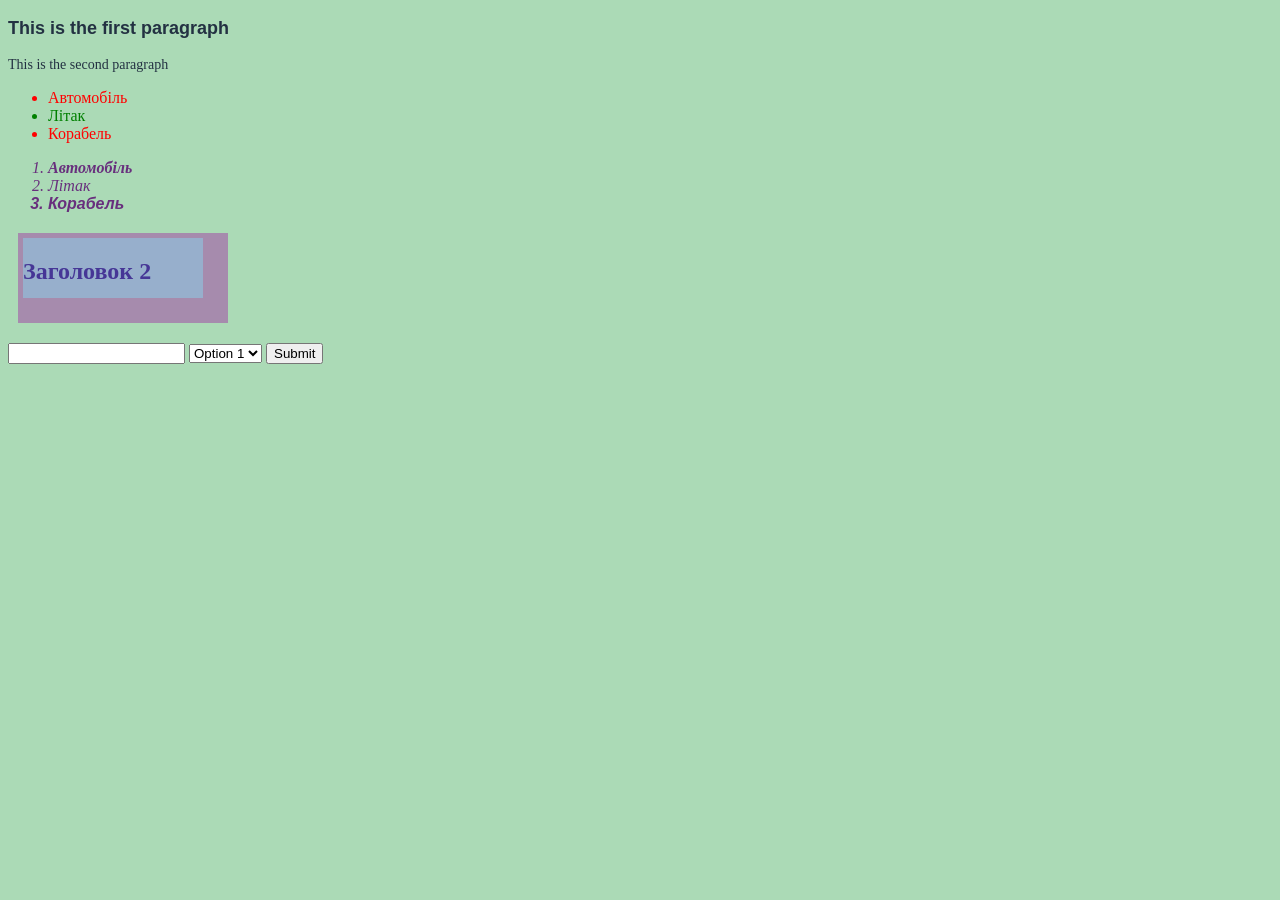
<file: заняття_23/index.html>
<!DOCTYPE html>
<html lang="en">
<head>
    <meta charset="UTF-8">
    <title>Моя Сторінка</title>

    <style>
        body {
            background-color: #abdab6;
            color: #233142;
        }

        h2 {
            color: #463696;
        }

        p {
            font-size: 14px;
        }

        .my-par {
            font-size: 18px;
        }

        .bold-class {
            font-weight: bold;
            font-family: Arial;
        }

        #my-list-id {
            font-style: italic;
        }

        #container-1 {
            background-color: #a68bad;
            width: 200px;
            height: 80px;
            margin: 20px 15px 20px 10px;
            padding: 5px;
            display: flex;
        }

        #container-2 {
            background-color: #97afcc;
            width: 180px;
            height: 60px;
            margin: 0px;
            display: flex;
        }

    </style>
    <!-- CSS стилі з файлу -->
    <link rel="stylesheet" href="style.css">
</head>
<body>

  <p class="my-par bold-class">This is the first paragraph</p>
  <p>This is the second paragraph</p>


  <ul style="color: red">
    <li>Автомобіль</li>
    <li style="color: green">Літак</li>
    <li>Корабель</li>
  </ul>

  <ol id="my-list-id">
      <li><b>Автомобіль</b></li>
      <li><i>Літак</i></li>
      <li class="bold-class">Корабель</li>
  </ol>

  <div id="container-1">
      <div id="container-2">
          <h2>Заголовок <span>2</span></h2>
      </div>
  </div>

  <form method="post" action="">
      <input type="text" value="" />
      <select>
          <option>Option 1</option>
          <option>Option 2</option>
      </select>
      <input type="submit" />
  </form>


</body>
</html>
</file>
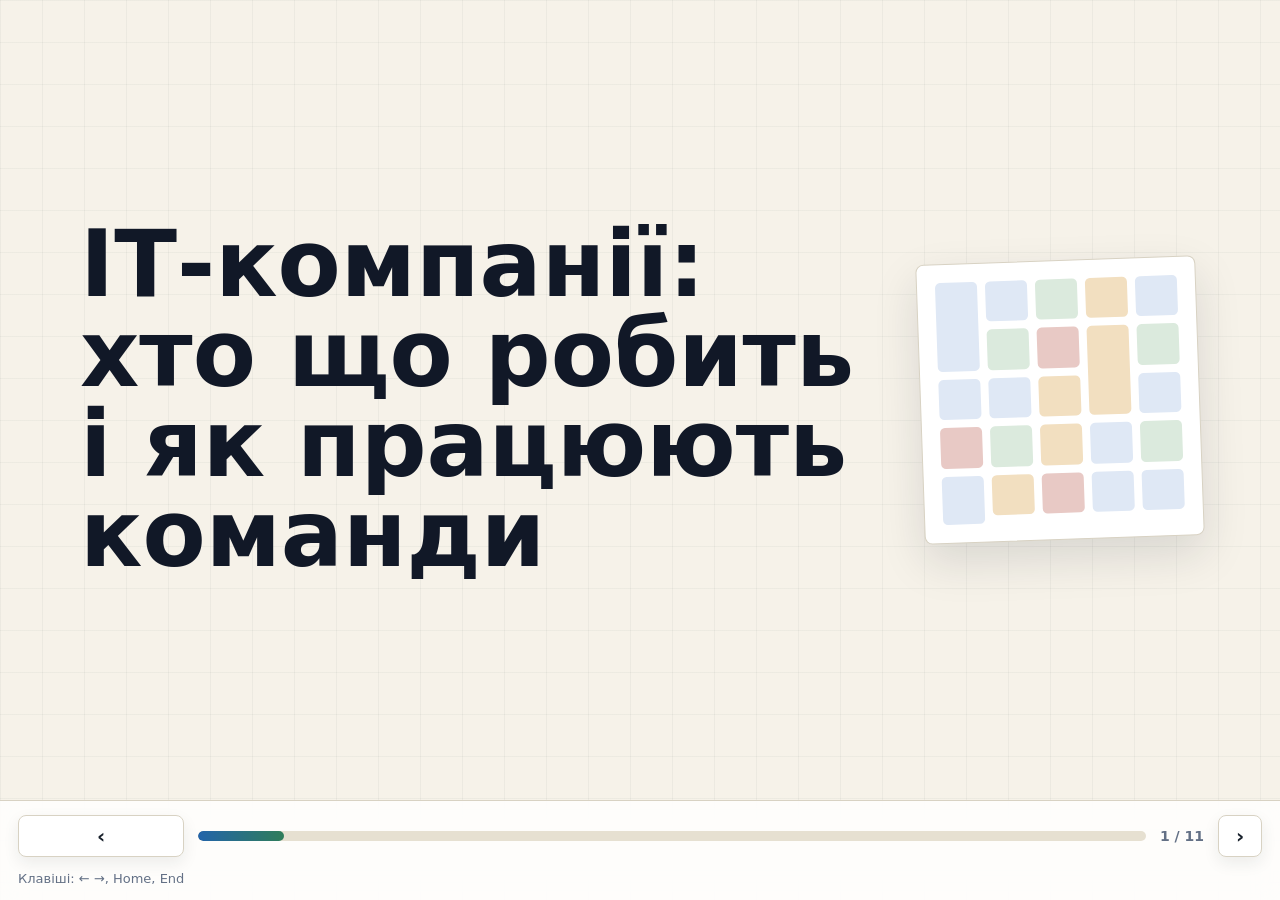
<file: заняття_2/it-companies-types-presentation.html>
<!doctype html>
<html lang="uk">
<head>
  <meta charset="utf-8">
  <meta name="viewport" content="width=device-width, initial-scale=1">
  <title>ІТ-компанії: типи, команди, ролі</title>
  <style>
    :root {
      --ink: #18202b;
      --muted: #637085;
      --paper: #f6f2e9;
      --panel: #ffffff;
      --line: #d8d2c3;
      --blue: #2364aa;
      --green: #2f7d5a;
      --red: #b5473f;
      --yellow: #d99b2b;
      --dark: #111827;
      --shadow: 0 18px 45px rgba(24, 32, 43, 0.13);
    }

    * {
      box-sizing: border-box;
    }

    html,
    body {
      margin: 0;
      min-height: 100%;
      color: var(--ink);
      font-family: Inter, ui-sans-serif, system-ui, -apple-system, BlinkMacSystemFont, "Segoe UI", sans-serif;
      background:
        linear-gradient(90deg, rgba(24, 32, 43, 0.045) 1px, transparent 1px),
        linear-gradient(180deg, rgba(24, 32, 43, 0.04) 1px, transparent 1px),
        var(--paper);
      background-size: 42px 42px;
    }

    body {
      overflow: hidden;
    }

    button {
      font: inherit;
    }

    .deck {
      width: 100vw;
      height: 100vh;
      display: grid;
      grid-template-rows: 1fr auto;
    }

    .slide {
      display: none;
      min-height: 0;
      padding: clamp(28px, 4vw, 58px);
      position: relative;
      overflow: hidden;
    }

    .slide.active {
      display: grid;
      align-items: center;
      animation: enter 260ms ease;
    }

    @keyframes enter {
      from {
        opacity: 0;
        transform: translateY(10px);
      }
      to {
        opacity: 1;
        transform: translateY(0);
      }
    }

    .content {
      width: min(1120px, 100%);
      margin: 0 auto;
    }

    .eyebrow {
      margin: 0 0 16px;
      color: var(--blue);
      font-size: clamp(13px, 1.5vw, 16px);
      font-weight: 800;
      letter-spacing: 0;
      text-transform: uppercase;
    }

    h1,
    h2 {
      margin: 0;
      color: var(--dark);
      letter-spacing: 0;
      line-height: 0.98;
    }

    h1 {
      font-size: clamp(44px, 8vw, 92px);
      max-width: 980px;
    }

    h2 {
      font-size: clamp(36px, 5.4vw, 68px);
      max-width: 980px;
    }

    .lead {
      margin: 24px 0 0;
      max-width: 760px;
      color: var(--muted);
      font-size: clamp(20px, 2.2vw, 29px);
      line-height: 1.35;
    }

    .plain {
      margin: 22px 0 0;
      max-width: 900px;
      font-size: clamp(21px, 2.2vw, 30px);
      line-height: 1.4;
    }

    .grid {
      display: grid;
      gap: 18px;
      margin-top: 36px;
    }

    .grid.three {
      grid-template-columns: repeat(3, minmax(0, 1fr));
    }

    .grid.two {
      grid-template-columns: repeat(2, minmax(0, 1fr));
    }

    .card {
      min-height: 170px;
      padding: 24px;
      border: 1px solid var(--line);
      border-radius: 8px;
      background: rgba(255, 255, 255, 0.82);
      box-shadow: var(--shadow);
    }

    .card.compact {
      min-height: 126px;
      box-shadow: none;
    }

    .card strong {
      display: block;
      margin-bottom: 10px;
      color: var(--dark);
      font-size: clamp(22px, 2.4vw, 30px);
      line-height: 1.05;
    }

    .card p {
      margin: 0;
      color: var(--muted);
      font-size: clamp(17px, 1.6vw, 20px);
      line-height: 1.42;
    }

    .tag {
      display: inline-flex;
      align-items: center;
      min-height: 28px;
      margin-bottom: 16px;
      padding: 4px 10px;
      border-radius: 999px;
      color: #fff;
      font-size: 13px;
      font-weight: 800;
      line-height: 1;
    }

    .tag.blue {
      background: var(--blue);
    }

    .tag.green {
      background: var(--green);
    }

    .tag.red {
      background: var(--red);
    }

    .tag.yellow {
      background: var(--yellow);
    }

    .compare {
      width: 100%;
      margin-top: 34px;
      border-collapse: collapse;
      overflow: hidden;
      border-radius: 8px;
      background: var(--panel);
      box-shadow: var(--shadow);
      table-layout: fixed;
    }

    .compare th,
    .compare td {
      padding: 18px 20px;
      border-bottom: 1px solid var(--line);
      text-align: left;
      vertical-align: top;
      font-size: clamp(16px, 1.6vw, 20px);
      line-height: 1.35;
    }

    .compare th {
      background: #233142;
      color: #fff;
      font-size: clamp(15px, 1.4vw, 18px);
    }

    .compare tr:last-child td {
      border-bottom: 0;
    }

    .flow {
      display: grid;
      grid-template-columns: repeat(5, minmax(0, 1fr));
      gap: 12px;
      margin-top: 38px;
      align-items: stretch;
    }

    .step {
      position: relative;
      min-height: 150px;
      padding: 20px;
      border: 1px solid var(--line);
      border-radius: 8px;
      background: var(--panel);
      box-shadow: var(--shadow);
    }

    .step::after {
      content: "";
      position: absolute;
      top: 50%;
      right: -14px;
      width: 16px;
      height: 2px;
      background: var(--blue);
    }

    .step:last-child::after {
      display: none;
    }

    .step span {
      display: inline-grid;
      place-items: center;
      width: 34px;
      height: 34px;
      margin-bottom: 14px;
      border-radius: 50%;
      background: var(--blue);
      color: #fff;
      font-weight: 900;
    }

    .step strong {
      display: block;
      font-size: clamp(19px, 1.8vw, 24px);
      line-height: 1.1;
    }

    .step p {
      margin: 9px 0 0;
      color: var(--muted);
      font-size: clamp(15px, 1.4vw, 18px);
      line-height: 1.35;
    }

    .role-map {
      display: grid;
      grid-template-columns: 1.1fr 0.9fr;
      gap: 24px;
      margin-top: 36px;
      align-items: stretch;
    }

    .board {
      min-height: 350px;
      border: 1px solid var(--line);
      border-radius: 8px;
      background:
        linear-gradient(135deg, rgba(35, 100, 170, 0.10), transparent 38%),
        linear-gradient(225deg, rgba(47, 125, 90, 0.10), transparent 42%),
        #fff;
      box-shadow: var(--shadow);
      display: grid;
      grid-template-columns: repeat(2, minmax(0, 1fr));
      gap: 14px;
      padding: 20px;
    }

    .person {
      min-height: 118px;
      padding: 18px;
      border: 1px solid rgba(24, 32, 43, 0.13);
      border-radius: 8px;
      background: rgba(255, 255, 255, 0.78);
    }

    .person b {
      display: block;
      margin-bottom: 7px;
      font-size: clamp(18px, 1.7vw, 23px);
    }

    .person small {
      color: var(--muted);
      font-size: clamp(14px, 1.2vw, 17px);
      line-height: 1.35;
    }

    .quote {
      margin-top: 34px;
      padding-left: 22px;
      border-left: 6px solid var(--green);
      color: var(--dark);
      font-size: clamp(25px, 3vw, 42px);
      font-weight: 850;
      line-height: 1.16;
      max-width: 940px;
    }

    .mini-list {
      display: grid;
      gap: 14px;
      margin: 0;
      padding: 0;
      list-style: none;
    }

    .mini-list li {
      padding: 18px 20px;
      border-left: 5px solid var(--blue);
      border-radius: 6px;
      background: rgba(255, 255, 255, 0.82);
      color: var(--ink);
      font-size: clamp(18px, 1.8vw, 24px);
      line-height: 1.28;
      box-shadow: 0 10px 24px rgba(24, 32, 43, 0.08);
    }

    .tiny-note {
      margin-top: 28px;
      color: var(--muted);
      font-size: clamp(15px, 1.35vw, 18px);
      line-height: 1.45;
    }

    .visual-title {
      display: grid;
      grid-template-columns: 1fr 280px;
      gap: 34px;
      align-items: center;
    }

    .city {
      width: 280px;
      height: 280px;
      border: 1px solid var(--line);
      border-radius: 8px;
      background: #fff;
      box-shadow: var(--shadow);
      display: grid;
      grid-template-columns: repeat(5, 1fr);
      grid-template-rows: repeat(5, 1fr);
      gap: 8px;
      padding: 18px;
      transform: rotate(-2deg);
    }

    .city div {
      border-radius: 5px;
      background: #dfe8f5;
    }

    .city div:nth-child(3n) {
      background: #dbeadd;
    }

    .city div:nth-child(4n) {
      background: #f2dfc0;
    }

    .city div:nth-child(7n) {
      background: #e8c9c5;
    }

    .city div:nth-child(1),
    .city div:nth-child(8),
    .city div:nth-child(19) {
      grid-row: span 2;
    }

    .controls {
      display: grid;
      grid-template-columns: auto 1fr auto auto;
      gap: 14px;
      align-items: center;
      padding: 14px 18px;
      border-top: 1px solid var(--line);
      background: rgba(255, 255, 255, 0.82);
      backdrop-filter: blur(12px);
    }

    .nav-btn {
      min-width: 44px;
      height: 42px;
      border: 1px solid var(--line);
      border-radius: 8px;
      background: #fff;
      color: var(--ink);
      cursor: pointer;
      font-size: 20px;
      font-weight: 900;
      box-shadow: 0 6px 16px rgba(24, 32, 43, 0.08);
    }

    .nav-btn:hover {
      border-color: var(--blue);
      color: var(--blue);
    }

    .progress {
      position: relative;
      height: 10px;
      overflow: hidden;
      border-radius: 999px;
      background: #e6e0d1;
    }

    .bar {
      width: 0;
      height: 100%;
      border-radius: inherit;
      background: linear-gradient(90deg, var(--blue), var(--green));
      transition: width 200ms ease;
    }

    .counter {
      color: var(--muted);
      font-size: 14px;
      font-weight: 800;
      white-space: nowrap;
    }

    .hint {
      color: var(--muted);
      font-size: 13px;
      white-space: nowrap;
    }

    @media (max-width: 850px) {
      body {
        overflow: auto;
      }

      .deck {
        min-height: 100vh;
        height: auto;
      }

      .slide {
        min-height: calc(100vh - 72px);
        padding: 28px 18px;
      }

      .grid.three,
      .grid.two,
      .role-map,
      .flow,
      .visual-title {
        grid-template-columns: 1fr;
      }

      .flow {
        gap: 14px;
      }

      .step::after {
        display: none;
      }

      .board {
        min-height: 0;
        grid-template-columns: 1fr;
      }

      .city {
        width: min(280px, 100%);
        height: 220px;
        justify-self: start;
      }

      .compare {
        table-layout: auto;
      }

      .compare th,
      .compare td {
        padding: 14px 12px;
      }

      .controls {
        grid-template-columns: auto 1fr auto;
      }

      .hint {
        display: none;
      }
    }

    @media (max-height: 760px) and (min-width: 851px) {
      .slide {
        padding: 24px clamp(46px, 6vw, 80px);
      }

      h1 {
        font-size: clamp(42px, 6.6vw, 76px);
      }

      h2 {
        font-size: clamp(34px, 4.2vw, 52px);
        line-height: 1.02;
      }

      .lead {
        margin-top: 18px;
        font-size: clamp(19px, 1.8vw, 24px);
      }

      .plain,
      .quote {
        margin-top: 18px;
      }

      .grid,
      .flow,
      .role-map {
        margin-top: 24px;
      }

      .card {
        min-height: 142px;
        padding: 18px;
      }

      .card.compact {
        min-height: 104px;
      }

      .card strong {
        margin-bottom: 7px;
        font-size: clamp(20px, 2vw, 26px);
      }

      .card p,
      .step p,
      .person small {
        font-size: clamp(15px, 1.35vw, 18px);
      }

      .compare {
        margin-top: 24px;
      }

      .compare th,
      .compare td {
        padding: 13px 16px;
      }

      .step {
        min-height: 128px;
        padding: 16px;
      }

      .board {
        min-height: 294px;
      }

      .person {
        min-height: 98px;
        padding: 14px;
      }

      .mini-list li {
        padding: 14px 16px;
        font-size: clamp(16px, 1.5vw, 20px);
      }

      .tiny-note {
        margin-top: 16px;
      }
    }
  </style>
</head>
<body>
  <main class="deck" aria-live="polite">
    <section class="slide active">
      <div class="content visual-title">
        <div>
          <h1>ІТ-компанії: хто що робить і як працюють команди</h1>
        </div>
        <div class="city" aria-hidden="true">
          <div></div><div></div><div></div><div></div><div></div>
          <div></div><div></div><div></div><div></div><div></div>
          <div></div><div></div><div></div><div></div><div></div>
          <div></div><div></div><div></div><div></div><div></div>
          <div></div><div></div><div></div><div></div><div></div>
        </div>
      </div>
    </section>

    <section class="slide">
      <div class="content">
        <p class="eyebrow">1. Велика ідея</p>
        <h2>ІТ-компанія не “пише код”. Вона вирішує задачі через цифрові продукти.</h2>
        <p class="plain">Код - це інструмент. Насправді команда намагається зрозуміти проблему, знайти рішення, зробити його зручним, перевірити якість і підтримувати після запуску.</p>
        <div class="quote">Хороше ІТ починається не з технології, а з питання: “Кому і яку проблему ми вирішуємо?”</div>
      </div>
    </section>

    <section class="slide">
      <div class="content">
        <p class="eyebrow">2. Три типи компаній</p>
        <h2>Outsource, outstaff і product: різниця у тому, для кого працює команда.</h2>
        <div class="grid three">
          <article class="card">
            <span class="tag blue">Outsource</span>
            <strong>Компанія робить проєкт для клієнта</strong>
            <p>Клієнт має бізнес-задачу, а команда бере на себе розробку частини або всього рішення.</p>
          </article>
          <article class="card">
            <span class="tag green">Outstaff</span>
            <strong>Фахівці працюють у команді клієнта</strong>
            <p>Людина формально в одній компанії, але щоденно працює з процесами іншої.</p>
          </article>
          <article class="card">
            <span class="tag red">Product</span>
            <strong>Компанія розвиває власний продукт</strong>
            <p>Команда довго покращує один сервіс або платформу для своїх користувачів.</p>
          </article>
        </div>
      </div>
    </section>

    <section class="slide">
      <div class="content">
        <p class="eyebrow">3. Outsource</p>
        <h2>Outsource схожий на будівельну команду, яку найняли побудувати конкретний об'єкт.</h2>
        <div class="grid two">
          <article class="card compact">
            <strong>Що важливо</strong>
            <p>Зрозуміти вимоги клієнта, оцінити роботу, домовитися про терміни, регулярно показувати прогрес.</p>
          </article>
          <article class="card compact">
            <strong>Типові плюси</strong>
            <p>Багато різних проєктів, швидке навчання, досвід з різними бізнесами та технологіями.</p>
          </article>
          <article class="card compact">
            <strong>Типові виклики</strong>
            <p>Потрібно швидко входити в новий контекст і вміти працювати з обмеженнями клієнта.</p>
          </article>
          <article class="card compact">
            <strong>Приклад</strong>
            <p>Мережа клінік замовляє сайт для запису пацієнтів і кабінет адміністратора.</p>
          </article>
        </div>
      </div>
    </section>

    <section class="slide">
      <div class="content">
        <p class="eyebrow">4. Outstaff</p>
        <h2>Outstaff - це коли компанія “підсилює” команду клієнта конкретними спеціалістами.</h2>
        <div class="grid two">
          <article class="card compact">
            <strong>Що важливо</strong>
            <p>Добре вбудуватися в процеси клієнта: його зустрічі, правила, інструменти, стиль комунікації.</p>
          </article>
          <article class="card compact">
            <strong>Типові плюси</strong>
            <p>Можна глибше зануритися в один продукт і працювати поряд із сильною внутрішньою командою.</p>
          </article>
          <article class="card compact">
            <strong>Типові виклики</strong>
            <p>Є дві реальності: роботодавець і клієнт. Важливо розуміти, хто за що відповідає.</p>
          </article>
          <article class="card compact">
            <strong>Приклад</strong>
            <p>Банку потрібні ще два front-end розробники у вже існуючу команду мобільного банкінгу.</p>
          </article>
        </div>
      </div>
    </section>

    <section class="slide">
      <div class="content">
        <p class="eyebrow">5. Product</p>
        <h2>Product-компанія будує власний сервіс і живе його довгостроковим успіхом.</h2>
        <div class="grid two">
          <article class="card compact">
            <strong>Що важливо</strong>
            <p>Розуміти користувачів, вимірювати результат, покращувати продукт маленькими, але постійними кроками.</p>
          </article>
          <article class="card compact">
            <strong>Типові плюси</strong>
            <p>Є відчуття власності: команда бачить, як рішення впливають на продукт місяцями й роками.</p>
          </article>
          <article class="card compact">
            <strong>Типові виклики</strong>
            <p>Не кожна ідея варта розробки. Треба вміти перевіряти гіпотези, а не просто “додавати фічі”.</p>
          </article>
          <article class="card compact">
            <strong>Приклад</strong>
            <p>Команда розвиває застосунок для вивчення мов і щотижня покращує уроки, оплату та статистику.</p>
          </article>
        </div>
      </div>
    </section>

    <section class="slide">
      <div class="content">
        <p class="eyebrow">6. Коротке порівняння</p>
        <h2>Один і той самий фахівець може працювати дуже по-різному залежно від типу компанії.</h2>
        <table class="compare">
          <thead>
            <tr>
              <th>Тип</th>
              <th>Хто головний замовник</th>
              <th>Фокус роботи</th>
              <th>Що часто змінюється</th>
            </tr>
          </thead>
          <tbody>
            <tr>
              <td><strong>Outsource</strong></td>
              <td>Зовнішній клієнт</td>
              <td>Зробити проєкт або частину проєкту</td>
              <td>Проєкти, домени, вимоги</td>
            </tr>
            <tr>
              <td><strong>Outstaff</strong></td>
              <td>Команда клієнта</td>
              <td>Підсилити існуючу команду</td>
              <td>Процеси клієнта, задачі в команді</td>
            </tr>
            <tr>
              <td><strong>Product</strong></td>
              <td>Користувачі продукту</td>
              <td>Розвивати власний сервіс</td>
              <td>Пріоритети, гіпотези, метрики</td>
            </tr>
          </tbody>
        </table>
      </div>
    </section>

    <section class="slide">
      <div class="content">
        <p class="eyebrow">7. Developer</p>
        <h2>Developer створює технічну частину рішення, але “розробник” - це не одна професія.</h2>
        <div class="role-map">
          <div class="board">
            <div class="person">
              <b>Back-end</b>
              <small>Логіка, дані, сервери, інтеграції. Те, що часто не видно користувачу напряму.</small>
            </div>
            <div class="person">
              <b>Front-end</b>
              <small>Інтерфейс у браузері: екрани, кнопки, форми, зручність взаємодії.</small>
            </div>
            <div class="person">
              <b>Full-stack</b>
              <small>Може працювати і з front-end, і з back-end, особливо у менших командах.</small>
            </div>
            <div class="person">
              <b>DevOps</b>
              <small>Допомагає команді надійно запускати, оновлювати й підтримувати систему.</small>
            </div>
          </div>
          <ul class="mini-list">
            <li>Developer не просто “сидить і кодує”: він уточнює задачу, оцінює ризики, читає чужий код, виправляє помилки.</li>
            <li>Найкращі рішення часто народжуються з питань до команди, а не з першої спроби написати код.</li>
          </ul>
        </div>
      </div>
    </section>

    <section class="slide">
      <div class="content">
        <p class="eyebrow">8. Інші ключові ролі</p>
        <h2>Команда - це не тільки розробники. Хтось тримає фокус, якість і технічний напрям.</h2>
        <div class="grid three">
          <article class="card">
            <span class="tag yellow">Project Manager</span>
            <strong>Організовує рух проєкту</strong>
            <p>Допомагає команді домовлятися про пріоритети, терміни, ризики, комунікацію з клієнтом або бізнесом.</p>
          </article>
          <article class="card">
            <span class="tag blue">Technical Lead</span>
            <strong>Відповідає за технічні рішення</strong>
            <p>Дивиться, щоб система була не тільки “зроблена”, а й підтримувана, зрозуміла та готова до росту.</p>
          </article>
          <article class="card">
            <span class="tag green">QA</span>
            <strong>Шукає ризики для якості</strong>
            <p>Перевіряє, чи працює продукт як очікується, чи не зламали стару поведінку, чи зрозумілий сценарій користувачу.</p>
          </article>
        </div>
      </div>
    </section>

    <section class="slide">
      <div class="content">
        <p class="eyebrow">9. Як задача проходить через команду</p>
        <h2>Навіть маленька кнопка має шлях від ідеї до запуску.</h2>
        <div class="flow">
          <div class="step">
            <span>1</span>
            <strong>Ідея</strong>
            <p>Що хочемо покращити і для кого?</p>
          </div>
          <div class="step">
            <span>2</span>
            <strong>Уточнення</strong>
            <p>Команда домовляється, що саме треба зробити.</p>
          </div>
          <div class="step">
            <span>3</span>
            <strong>Розробка</strong>
            <p>Developer створює рішення і просить рев'ю.</p>
          </div>
          <div class="step">
            <span>4</span>
            <strong>Перевірка</strong>
            <p>QA і команда шукають проблеми до релізу.</p>
          </div>
          <div class="step">
            <span>5</span>
            <strong>Запуск</strong>
            <p>Функція потрапляє до користувачів, команда дивиться на результат.</p>
          </div>
        </div>
      </div>
    </section>

    <section class="slide">
      <div class="content">
        <p class="eyebrow">10. Що варто запам'ятати</p>
        <h2>Базове розуміння ІТ - це розуміння людей, задач і відповідальності.</h2>
        <div class="grid two">
          <article class="card compact">
            <strong>Тип компанії впливає на щоденну роботу</strong>
            <p>Outsource, outstaff і product мають різні очікування, темп і спосіб комунікації.</p>
          </article>
          <article class="card compact">
            <strong>Ролі доповнюють одна одну</strong>
            <p>Developer, PM, Tech Lead і QA дивляться на продукт з різних сторін.</p>
          </article>
          <article class="card compact">
            <strong>ІТ - командна робота</strong>
            <p>Якість залежить не тільки від коду, а й від ясних вимог, перевірки, пріоритетів і спілкування.</p>
          </article>
          <article class="card compact">
            <strong>Почати можна без глибоких технічних деталей</strong>
            <p>Спершу достатньо розуміти, хто є хто, як рухається задача і навіщо потрібен продукт.</p>
          </article>
        </div>
        <p class="tiny-note">Фінальне питання для аудиторії: у якому типі компанії вам було б цікавіше працювати і чому?</p>
      </div>
    </section>

    <nav class="controls" aria-label="Керування презентацією">
      <button class="nav-btn" type="button" id="prev" aria-label="Попередній слайд">‹</button>
      <div class="progress" aria-hidden="true"><div class="bar" id="bar"></div></div>
      <span class="counter" id="counter">1 / 11</span>
      <button class="nav-btn" type="button" id="next" aria-label="Наступний слайд">›</button>
      <span class="hint">Клавіші: ← →, Home, End</span>
    </nav>
  </main>

  <script>
    const slides = Array.from(document.querySelectorAll(".slide"));
    const counter = document.querySelector("#counter");
    const bar = document.querySelector("#bar");
    const prev = document.querySelector("#prev");
    const next = document.querySelector("#next");
    let current = 0;

    function showSlide(index) {
      current = Math.max(0, Math.min(index, slides.length - 1));
      slides.forEach((slide, slideIndex) => {
        slide.classList.toggle("active", slideIndex === current);
      });
      counter.textContent = `${current + 1} / ${slides.length}`;
      bar.style.width = `${((current + 1) / slides.length) * 100}%`;
      prev.disabled = current === 0;
      next.disabled = current === slides.length - 1;
      document.title = `${current + 1}/${slides.length} - ІТ-компанії`;
    }

    prev.addEventListener("click", () => showSlide(current - 1));
    next.addEventListener("click", () => showSlide(current + 1));

    window.addEventListener("keydown", (event) => {
      if (event.key === "ArrowRight" || event.key === "PageDown" || event.key === " ") {
        event.preventDefault();
        showSlide(current + 1);
      }
      if (event.key === "ArrowLeft" || event.key === "PageUp") {
        event.preventDefault();
        showSlide(current - 1);
      }
      if (event.key === "Home") {
        event.preventDefault();
        showSlide(0);
      }
      if (event.key === "End") {
        event.preventDefault();
        showSlide(slides.length - 1);
      }
    });

    showSlide(0);
  </script>
</body>
</html>
</file>
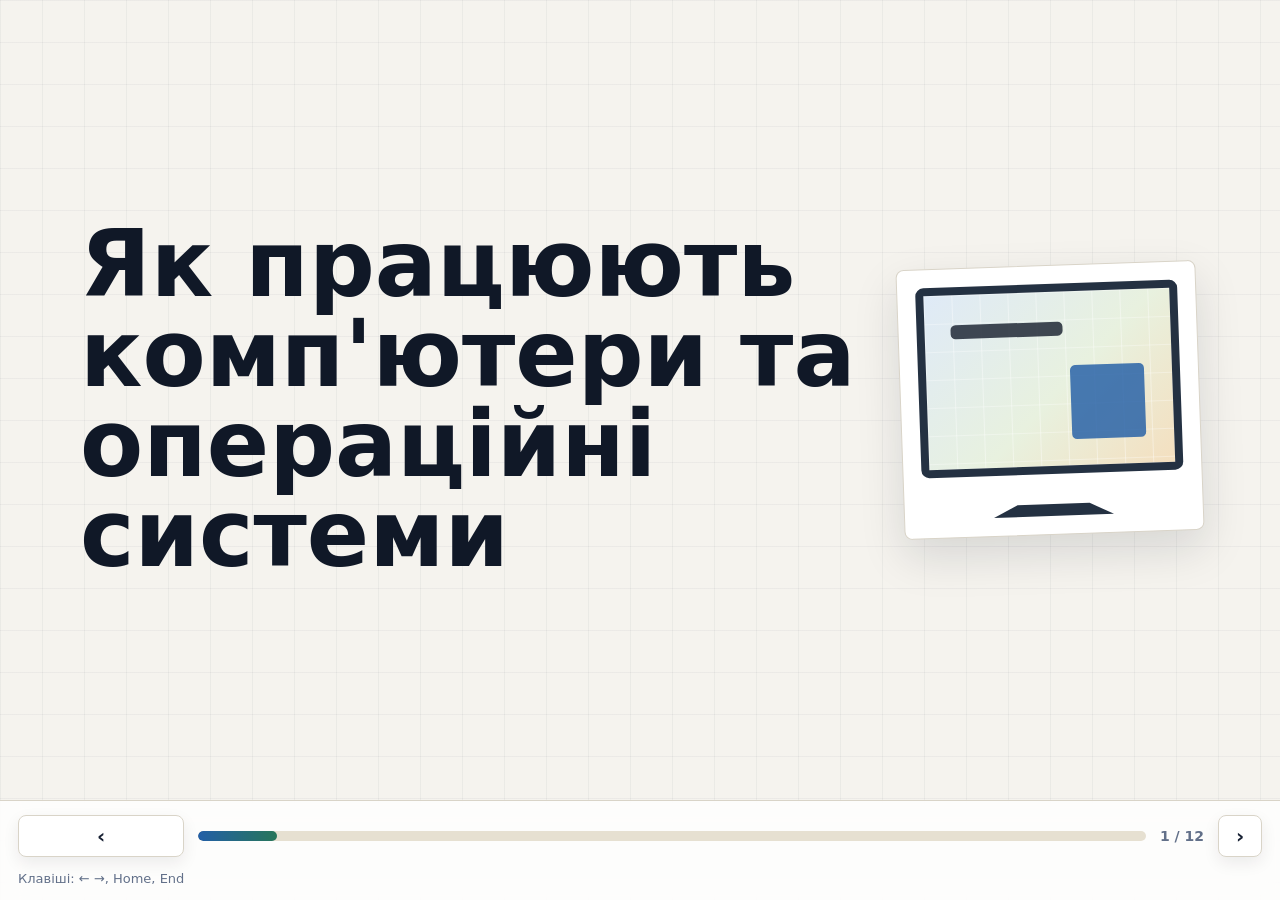
<file: заняття_3/computers-os-basics-presentation.html>
<!doctype html>
<html lang="uk">
<head>
  <meta charset="utf-8">
  <meta name="viewport" content="width=device-width, initial-scale=1">
  <title>Як працюють комп'ютери та операційні системи</title>
  <link rel="icon" href="data:,">
  <style>
    :root {
      --ink: #172033;
      --muted: #627089;
      --paper: #f5f3ee;
      --panel: #ffffff;
      --line: #d9d4c8;
      --blue: #235fa7;
      --green: #27765a;
      --red: #ad463f;
      --yellow: #c78a22;
      --dark: #101827;
      --shadow: 0 18px 45px rgba(16, 24, 39, 0.13);
    }

    * {
      box-sizing: border-box;
    }

    html,
    body {
      margin: 0;
      min-height: 100%;
      color: var(--ink);
      font-family: Inter, ui-sans-serif, system-ui, -apple-system, BlinkMacSystemFont, "Segoe UI", sans-serif;
      background:
        linear-gradient(90deg, rgba(16, 24, 39, 0.045) 1px, transparent 1px),
        linear-gradient(180deg, rgba(16, 24, 39, 0.04) 1px, transparent 1px),
        var(--paper);
      background-size: 42px 42px;
    }

    body {
      overflow: hidden;
    }

    button {
      font: inherit;
    }

    .deck {
      width: 100vw;
      height: 100vh;
      display: grid;
      grid-template-rows: 1fr auto;
    }

    .slide {
      display: none;
      min-height: 0;
      padding: clamp(28px, 4vw, 58px);
      position: relative;
      overflow: hidden;
    }

    .slide.active {
      display: grid;
      align-items: center;
      animation: enter 260ms ease;
    }

    @keyframes enter {
      from {
        opacity: 0;
        transform: translateY(10px);
      }
      to {
        opacity: 1;
        transform: translateY(0);
      }
    }

    .content {
      width: min(1120px, 100%);
      margin: 0 auto;
    }

    .eyebrow {
      margin: 0 0 16px;
      color: var(--blue);
      font-size: clamp(13px, 1.5vw, 16px);
      font-weight: 800;
      letter-spacing: 0;
      text-transform: uppercase;
    }

    h1,
    h2 {
      margin: 0;
      color: var(--dark);
      letter-spacing: 0;
      line-height: 0.98;
    }

    h1 {
      font-size: clamp(44px, 8vw, 92px);
      max-width: 980px;
    }

    h2 {
      font-size: clamp(36px, 5.4vw, 68px);
      max-width: 1010px;
    }

    .plain {
      margin: 22px 0 0;
      max-width: 900px;
      font-size: clamp(21px, 2.2vw, 30px);
      line-height: 1.4;
    }

    .grid {
      display: grid;
      gap: 18px;
      margin-top: 36px;
    }

    .grid.three {
      grid-template-columns: repeat(3, minmax(0, 1fr));
    }

    .grid.two {
      grid-template-columns: repeat(2, minmax(0, 1fr));
    }

    .card {
      min-height: 170px;
      padding: 24px;
      border: 1px solid var(--line);
      border-radius: 8px;
      background: rgba(255, 255, 255, 0.84);
      box-shadow: var(--shadow);
    }

    .card.compact {
      min-height: 126px;
      box-shadow: none;
    }

    .card strong {
      display: block;
      margin-bottom: 10px;
      color: var(--dark);
      font-size: clamp(22px, 2.4vw, 30px);
      line-height: 1.05;
    }

    .card p {
      margin: 0;
      color: var(--muted);
      font-size: clamp(17px, 1.6vw, 20px);
      line-height: 1.42;
    }

    .tag {
      display: inline-flex;
      align-items: center;
      min-height: 28px;
      margin-bottom: 16px;
      padding: 4px 10px;
      border-radius: 999px;
      color: #fff;
      font-size: 13px;
      font-weight: 800;
      line-height: 1;
    }

    .tag.blue {
      background: var(--blue);
    }

    .tag.green {
      background: var(--green);
    }

    .tag.red {
      background: var(--red);
    }

    .tag.yellow {
      background: var(--yellow);
    }

    .visual-title {
      display: grid;
      grid-template-columns: 1fr 300px;
      gap: 34px;
      align-items: center;
    }

    .computer {
      width: 300px;
      height: 270px;
      border: 1px solid var(--line);
      border-radius: 8px;
      background: #fff;
      box-shadow: var(--shadow);
      display: grid;
      grid-template-rows: 1fr 42px;
      padding: 18px;
      transform: rotate(-2deg);
    }

    .screen {
      border: 8px solid #243142;
      border-radius: 8px;
      background:
        linear-gradient(90deg, rgba(255, 255, 255, 0.38) 1px, transparent 1px),
        linear-gradient(180deg, rgba(255, 255, 255, 0.32) 1px, transparent 1px),
        linear-gradient(135deg, #dfeaf7, #e8f1df 55%, #f4dfbf);
      background-size: 28px 28px, 28px 28px, auto;
      position: relative;
      overflow: hidden;
    }

    .screen::before,
    .screen::after {
      content: "";
      position: absolute;
      border-radius: 5px;
      background: rgba(16, 24, 39, 0.78);
    }

    .screen::before {
      width: 112px;
      height: 14px;
      left: 26px;
      top: 30px;
    }

    .screen::after {
      width: 74px;
      height: 74px;
      right: 28px;
      bottom: 26px;
      background: rgba(35, 95, 167, 0.82);
    }

    .stand {
      justify-self: center;
      align-self: end;
      width: 120px;
      height: 34px;
      border-bottom: 12px solid #243142;
      border-left: 24px solid transparent;
      border-right: 24px solid transparent;
    }

    .quote {
      margin-top: 34px;
      padding-left: 22px;
      border-left: 6px solid var(--green);
      color: var(--dark);
      font-size: clamp(25px, 3vw, 42px);
      font-weight: 850;
      line-height: 1.16;
      max-width: 940px;
    }

    .flow {
      display: grid;
      grid-template-columns: repeat(5, minmax(0, 1fr));
      gap: 12px;
      margin-top: 38px;
      align-items: stretch;
    }

    .step {
      position: relative;
      min-height: 150px;
      padding: 20px;
      border: 1px solid var(--line);
      border-radius: 8px;
      background: var(--panel);
      box-shadow: var(--shadow);
    }

    .step::after {
      content: "";
      position: absolute;
      top: 50%;
      right: -14px;
      width: 16px;
      height: 2px;
      background: var(--blue);
    }

    .step:last-child::after {
      display: none;
    }

    .step span {
      display: inline-grid;
      place-items: center;
      width: 34px;
      height: 34px;
      margin-bottom: 14px;
      border-radius: 50%;
      background: var(--blue);
      color: #fff;
      font-weight: 900;
    }

    .step strong {
      display: block;
      font-size: clamp(19px, 1.8vw, 24px);
      line-height: 1.1;
    }

    .step p {
      margin: 9px 0 0;
      color: var(--muted);
      font-size: clamp(15px, 1.4vw, 18px);
      line-height: 1.35;
    }

    .compare {
      width: 100%;
      margin-top: 34px;
      border-collapse: collapse;
      overflow: hidden;
      border-radius: 8px;
      background: var(--panel);
      box-shadow: var(--shadow);
      table-layout: fixed;
    }

    .compare th,
    .compare td {
      padding: 18px 20px;
      border-bottom: 1px solid var(--line);
      text-align: left;
      vertical-align: top;
      font-size: clamp(16px, 1.6vw, 20px);
      line-height: 1.35;
    }

    .compare th {
      background: #243142;
      color: #fff;
      font-size: clamp(15px, 1.4vw, 18px);
    }

    .compare tr:last-child td {
      border-bottom: 0;
    }

    .diagram {
      display: grid;
      grid-template-columns: 1fr 1.2fr;
      gap: 24px;
      margin-top: 36px;
      align-items: stretch;
    }

    .chip-board {
      min-height: 320px;
      border: 1px solid var(--line);
      border-radius: 8px;
      background:
        linear-gradient(135deg, rgba(35, 95, 167, 0.10), transparent 40%),
        linear-gradient(225deg, rgba(39, 118, 90, 0.12), transparent 44%),
        #fff;
      box-shadow: var(--shadow);
      display: grid;
      grid-template-columns: repeat(3, 1fr);
      gap: 12px;
      padding: 20px;
    }

    .chip {
      min-height: 90px;
      border: 1px solid rgba(16, 24, 39, 0.13);
      border-radius: 8px;
      background: rgba(255, 255, 255, 0.78);
      display: grid;
      place-items: center;
      color: var(--dark);
      font-size: clamp(18px, 1.7vw, 24px);
      font-weight: 900;
      text-align: center;
    }

    .chip.wide {
      grid-column: span 2;
    }

    .mini-list {
      display: grid;
      gap: 14px;
      margin: 0;
      padding: 0;
      list-style: none;
    }

    .mini-list li {
      padding: 18px 20px;
      border-left: 5px solid var(--blue);
      border-radius: 6px;
      background: rgba(255, 255, 255, 0.84);
      color: var(--ink);
      font-size: clamp(18px, 1.8vw, 24px);
      line-height: 1.28;
      box-shadow: 0 10px 24px rgba(16, 24, 39, 0.08);
    }

    .tiny-note {
      margin-top: 28px;
      color: var(--muted);
      font-size: clamp(15px, 1.35vw, 18px);
      line-height: 1.45;
    }

    .controls {
      display: grid;
      grid-template-columns: auto 1fr auto auto;
      gap: 14px;
      align-items: center;
      padding: 14px 18px;
      border-top: 1px solid var(--line);
      background: rgba(255, 255, 255, 0.82);
      backdrop-filter: blur(12px);
    }

    .nav-btn {
      min-width: 44px;
      height: 42px;
      border: 1px solid var(--line);
      border-radius: 8px;
      background: #fff;
      color: var(--ink);
      cursor: pointer;
      font-size: 20px;
      font-weight: 900;
      box-shadow: 0 6px 16px rgba(16, 24, 39, 0.08);
    }

    .nav-btn:hover {
      border-color: var(--blue);
      color: var(--blue);
    }

    .progress {
      position: relative;
      height: 10px;
      overflow: hidden;
      border-radius: 999px;
      background: #e6e0d1;
    }

    .bar {
      width: 0;
      height: 100%;
      border-radius: inherit;
      background: linear-gradient(90deg, var(--blue), var(--green));
      transition: width 200ms ease;
    }

    .counter {
      color: var(--muted);
      font-size: 14px;
      font-weight: 800;
      white-space: nowrap;
    }

    .hint {
      color: var(--muted);
      font-size: 13px;
      white-space: nowrap;
    }

    @media (max-width: 850px) {
      body {
        overflow: auto;
      }

      .deck {
        min-height: 100vh;
        height: auto;
      }

      .slide {
        min-height: calc(100vh - 72px);
        padding: 28px 18px;
      }

      .grid.three,
      .grid.two,
      .visual-title,
      .flow,
      .diagram {
        grid-template-columns: 1fr;
      }

      .flow {
        gap: 14px;
      }

      .step::after {
        display: none;
      }

      .computer {
        width: min(300px, 100%);
        height: 230px;
        justify-self: start;
      }

      .chip-board {
        min-height: 0;
      }

      .compare {
        table-layout: auto;
      }

      .compare th,
      .compare td {
        padding: 14px 12px;
      }

      .controls {
        grid-template-columns: auto 1fr auto;
      }

      .hint {
        display: none;
      }
    }

    @media (max-height: 760px) and (min-width: 851px) {
      .slide {
        padding: 24px clamp(46px, 6vw, 80px);
      }

      h1 {
        font-size: clamp(42px, 6.6vw, 76px);
      }

      h2 {
        font-size: clamp(34px, 4.2vw, 52px);
        line-height: 1.02;
      }

      .plain,
      .quote {
        margin-top: 18px;
      }

      .grid,
      .flow,
      .diagram {
        margin-top: 24px;
      }

      .card {
        min-height: 142px;
        padding: 18px;
      }

      .card.compact {
        min-height: 104px;
      }

      .card strong {
        margin-bottom: 7px;
        font-size: clamp(20px, 2vw, 26px);
      }

      .card p,
      .step p {
        font-size: clamp(15px, 1.35vw, 18px);
      }

      .compare {
        margin-top: 24px;
      }

      .compare th,
      .compare td {
        padding: 13px 16px;
      }

      .step {
        min-height: 128px;
        padding: 16px;
      }

      .chip-board {
        min-height: 278px;
        padding: 16px;
      }

      .mini-list li {
        padding: 14px 16px;
        font-size: clamp(16px, 1.5vw, 20px);
      }

      .tiny-note {
        margin-top: 16px;
      }
    }
  </style>
</head>
<body>
  <main class="deck" aria-live="polite">
    <section class="slide active">
      <div class="content visual-title">
        <div>
          <h1>Як працюють комп'ютери та операційні системи</h1>
        </div>
        <div class="computer" aria-hidden="true">
          <div class="screen"></div>
          <div class="stand"></div>
        </div>
      </div>
    </section>

    <section class="slide">
      <div class="content">
        <p class="eyebrow">1. Велика ідея</p>
        <h2>Комп'ютер - це команда деталей, які дуже швидко домовляються між собою.</h2>
        <p class="plain">Процесор рахує і приймає рішення, RAM тримає поточну роботу, SSD зберігає дані надовго, а операційна система допомагає всім цим користуватися.</p>
        <div class="quote">Коли ви відкриваєте програму, всередині відбувається цілий маленький ланцюжок дій.</div>
      </div>
    </section>

    <section class="slide">
      <div class="content">
        <p class="eyebrow">2. Основні частини</p>
        <h2>RAM, процесор і SSD відповідають за різні види роботи.</h2>
        <div class="grid three">
          <article class="card">
            <span class="tag blue">CPU</span>
            <strong>Процесор</strong>
            <p>Виконує інструкції: порівнює, рахує, керує тим, що має відбутися наступним.</p>
          </article>
          <article class="card">
            <span class="tag green">RAM</span>
            <strong>Оперативна пам'ять</strong>
            <p>Тримає те, з чим комп'ютер працює прямо зараз: вкладки, документи, відкриті програми.</p>
          </article>
          <article class="card">
            <span class="tag red">SSD</span>
            <strong>Постійне сховище</strong>
            <p>Зберігає систему, програми, фото, відео й документи навіть після вимкнення.</p>
          </article>
        </div>
      </div>
    </section>

    <section class="slide">
      <div class="content">
        <p class="eyebrow">3. Процесор</p>
        <h2>Процесор - це не “мозок” у людському сенсі, а дуже швидкий виконавець інструкцій.</h2>
        <div class="grid two">
          <article class="card compact">
            <strong>Що він робить</strong>
            <p>Бере прості команди одну за одною: додати, порівняти, перемістити дані, перейти до наступного кроку.</p>
          </article>
          <article class="card compact">
            <strong>Чому швидкість важлива</strong>
            <p>Чим більше корисних дій за секунду, тим швидше реагують програми й система.</p>
          </article>
          <article class="card compact">
            <strong>Що таке ядра</strong>
            <p>Це кілька “робочих ліній” усередині процесора, які можуть виконувати задачі паралельно.</p>
          </article>
          <article class="card compact">
            <strong>Простий приклад</strong>
            <p>Коли ви сортуєте таблицю, процесор багато разів порівнює значення і переставляє їх у правильному порядку.</p>
          </article>
        </div>
      </div>
    </section>

    <section class="slide">
      <div class="content">
        <p class="eyebrow">4. RAM</p>
        <h2>RAM - це робочий стіл комп'ютера: швидкий, зручний, але не для постійного зберігання.</h2>
        <div class="grid two">
          <article class="card compact">
            <strong>Що лежить у RAM</strong>
            <p>Відкриті програми, вкладки браузера, частини файлів і дані, які потрібні саме зараз.</p>
          </article>
          <article class="card compact">
            <strong>Чому вона “зникає”</strong>
            <p>Після вимкнення живлення вміст RAM очищується. Тому документ потрібно зберігати на диск.</p>
          </article>
          <article class="card compact">
            <strong>Коли RAM мало</strong>
            <p>Система починає частіше звертатися до SSD, і комп'ютер може відчутно сповільнюватися.</p>
          </article>
          <article class="card compact">
            <strong>Проста аналогія</strong>
            <p>На маленькому столі важче тримати багато відкритих книжок, нотаток і чашку кави одночасно.</p>
          </article>
        </div>
      </div>
    </section>

    <section class="slide">
      <div class="content">
        <p class="eyebrow">5. SSD</p>
        <h2>SSD - це довготривала пам'ять комп'ютера: повільніша за RAM, але зберігає все після вимкнення.</h2>
        <div class="grid two">
          <article class="card compact">
            <strong>Що там зберігається</strong>
            <p>Операційна система, програми, документи, налаштування, фото, відео та завантаження.</p>
          </article>
          <article class="card compact">
            <strong>Чому SSD важливий</strong>
            <p>Від швидкості SSD залежить, як швидко стартує система, відкриваються програми й копіюються файли.</p>
          </article>
          <article class="card compact">
            <strong>SSD проти старого HDD</strong>
            <p>SSD не має рухомих механічних частин, тому зазвичай працює значно швидше й тихіше.</p>
          </article>
          <article class="card compact">
            <strong>Проста аналогія</strong>
            <p>Це шафа з документами: не все лежить на столі, але потрібне можна швидко дістати.</p>
          </article>
        </div>
      </div>
    </section>

    <section class="slide">
      <div class="content">
        <p class="eyebrow">6. Операційна система</p>
        <h2>Windows, macOS і Linux - це посередники між людиною, програмами та залізом.</h2>
        <div class="diagram">
          <div class="chip-board" aria-hidden="true">
            <div class="chip">Людина</div>
            <div class="chip">Програми</div>
            <div class="chip">Файли</div>
            <div class="chip wide">Операційна система</div>
            <div class="chip">CPU</div>
            <div class="chip">RAM</div>
            <div class="chip">SSD</div>
          </div>
          <ul class="mini-list">
            <li>Показує вікна, меню, панелі, робочий стіл і налаштування.</li>
            <li>Розподіляє ресурси: кому дати процесорний час, пам'ять і доступ до диска.</li>
            <li>Керує файлами, мережею, драйверами, безпекою та запуском програм.</li>
          </ul>
        </div>
      </div>
    </section>

    <section class="slide">
      <div class="content">
        <p class="eyebrow">7. Windows, macOS, Linux</p>
        <h2>Різні операційні системи вирішують схожі задачі, але мають різну культуру використання.</h2>
        <table class="compare">
          <thead>
            <tr>
              <th>Система</th>
              <th>Де часто зустрічається</th>
              <th>Що відчуває користувач</th>
              <th>Важлива думка</th>
            </tr>
          </thead>
          <tbody>
            <tr>
              <td><strong>Windows</strong></td>
              <td>Домашні ПК, офіси, ігри, багато бізнес-програм</td>
              <td>Знайомий інтерфейс і широка сумісність</td>
              <td>Найпоширеніший вибір для масового користувача</td>
            </tr>
            <tr>
              <td><strong>macOS</strong></td>
              <td>Комп'ютери Apple, дизайн, медіа, розробка</td>
              <td>Сильна інтеграція з пристроями Apple</td>
              <td>Працює тільки на Mac і має цілісну екосистему</td>
            </tr>
            <tr>
              <td><strong>Linux</strong></td>
              <td>Сервери, хмарні системи, розробка, технічні робочі станції</td>
              <td>Багато свободи й варіантів налаштування</td>
              <td>Дуже важливий у професійному ІТ та інтернет-інфраструктурі</td>
            </tr>
          </tbody>
        </table>
      </div>
    </section>

    <section class="slide">
      <div class="content">
        <p class="eyebrow">8. Файли та папки</p>
        <h2>Файл - це одиниця інформації, папка - спосіб навести порядок.</h2>
        <div class="grid two">
          <article class="card compact">
            <strong>Файл</strong>
            <p>Документ, фото, відео, архів або програма. У файлу є назва, тип, розмір і місце зберігання.</p>
          </article>
          <article class="card compact">
            <strong>Папка</strong>
            <p>Контейнер для файлів та інших папок. Допомагає групувати речі за темою або призначенням.</p>
          </article>
          <article class="card compact">
            <strong>Шлях</strong>
            <p>Адреса файлу на комп'ютері. Наприклад: де лежить фото, документ або програма.</p>
          </article>
          <article class="card compact">
            <strong>Розширення</strong>
            <p>Частина назви після крапки: .jpg, .pdf, .docx, .html. Часто підказує, чим відкрити файл.</p>
          </article>
        </div>
      </div>
    </section>

    <section class="slide">
      <div class="content">
        <p class="eyebrow">9. Термінал / консоль</p>
        <h2>Термінал - це спосіб говорити з комп'ютером текстовими командами.</h2>
        <div class="grid two">
          <article class="card compact">
            <strong>Навіщо він потрібен</strong>
            <p>Швидко запускати інструменти, переходити між папками, перевіряти налаштування, автоматизувати повторювані дії.</p>
          </article>
          <article class="card compact">
            <strong>Це не “режим хакера”</strong>
            <p>Це звичайний професійний інструмент. Як калькулятор для бухгалтера або панель приладів для водія.</p>
          </article>
          <article class="card compact">
            <strong>Команда</strong>
            <p>Коротка інструкція: покажи файли, створи папку, запусти програму, встанови пакет.</p>
          </article>
          <article class="card compact">
            <strong>Результат</strong>
            <p>Комп'ютер відповідає текстом: показує список, повідомлення про успіх або помилку.</p>
          </article>
        </div>
      </div>
    </section>

    <section class="slide">
      <div class="content">
        <p class="eyebrow">10. Що відбувається, коли відкриваємо програму</p>
        <h2>Звична дія користувача запускає кілька невидимих кроків.</h2>
        <div class="flow">
          <div class="step">
            <span>1</span>
            <strong>Клік</strong>
            <p>Ви запускаєте програму через іконку або меню.</p>
          </div>
          <div class="step">
            <span>2</span>
            <strong>ОС шукає</strong>
            <p>Система знаходить потрібні файли на SSD.</p>
          </div>
          <div class="step">
            <span>3</span>
            <strong>Завантажує</strong>
            <p>Потрібні частини програми потрапляють у RAM.</p>
          </div>
          <div class="step">
            <span>4</span>
            <strong>CPU працює</strong>
            <p>Процесор виконує інструкції програми.</p>
          </div>
          <div class="step">
            <span>5</span>
            <strong>Ви бачите</strong>
            <p>На екрані з'являється вікно, кнопки й ваші дані.</p>
          </div>
        </div>
      </div>
    </section>

    <section class="slide">
      <div class="content">
        <p class="eyebrow">11. Що варто запам'ятати</p>
        <h2>Комп'ютер стає зрозумілішим, якщо розділити його на прості ролі.</h2>
        <div class="grid two">
          <article class="card compact">
            <strong>CPU виконує інструкції</strong>
            <p>Він не “думає”, а дуже швидко обробляє прості команди.</p>
          </article>
          <article class="card compact">
            <strong>RAM тримає поточну роботу</strong>
            <p>Чим більше відкритих задач, тим важливішою стає оперативна пам'ять.</p>
          </article>
          <article class="card compact">
            <strong>SSD зберігає надовго</strong>
            <p>Там живуть система, програми й ваші файли після вимкнення.</p>
          </article>
          <article class="card compact">
            <strong>ОС керує всім процесом</strong>
            <p>Windows, macOS і Linux роблять залізо зручним для людини та програм.</p>
          </article>
        </div>
      </div>
    </section>

    <nav class="controls" aria-label="Керування презентацією">
      <button class="nav-btn" type="button" id="prev" aria-label="Попередній слайд">‹</button>
      <div class="progress" aria-hidden="true"><div class="bar" id="bar"></div></div>
      <span class="counter" id="counter">1 / 12</span>
      <button class="nav-btn" type="button" id="next" aria-label="Наступний слайд">›</button>
      <span class="hint">Клавіші: ← →, Home, End</span>
    </nav>
  </main>

  <script>
    const slides = Array.from(document.querySelectorAll(".slide"));
    const counter = document.querySelector("#counter");
    const bar = document.querySelector("#bar");
    const prev = document.querySelector("#prev");
    const next = document.querySelector("#next");
    let current = 0;

    function showSlide(index) {
      current = Math.max(0, Math.min(index, slides.length - 1));
      slides.forEach((slide, slideIndex) => {
        slide.classList.toggle("active", slideIndex === current);
      });
      counter.textContent = `${current + 1} / ${slides.length}`;
      bar.style.width = `${((current + 1) / slides.length) * 100}%`;
      prev.disabled = current === 0;
      next.disabled = current === slides.length - 1;
      document.title = `${current + 1}/${slides.length} - Комп'ютери та ОС`;
    }

    prev.addEventListener("click", () => showSlide(current - 1));
    next.addEventListener("click", () => showSlide(current + 1));

    window.addEventListener("keydown", (event) => {
      if (event.key === "ArrowRight" || event.key === "PageDown" || event.key === " ") {
        event.preventDefault();
        showSlide(current + 1);
      }
      if (event.key === "ArrowLeft" || event.key === "PageUp") {
        event.preventDefault();
        showSlide(current - 1);
      }
      if (event.key === "Home") {
        event.preventDefault();
        showSlide(0);
      }
      if (event.key === "End") {
        event.preventDefault();
        showSlide(slides.length - 1);
      }
    });

    showSlide(0);
  </script>
</body>
</html>
</file>
<file: заняття_23/style.css>
ol {
    color: #682f7d;
}
</file>
